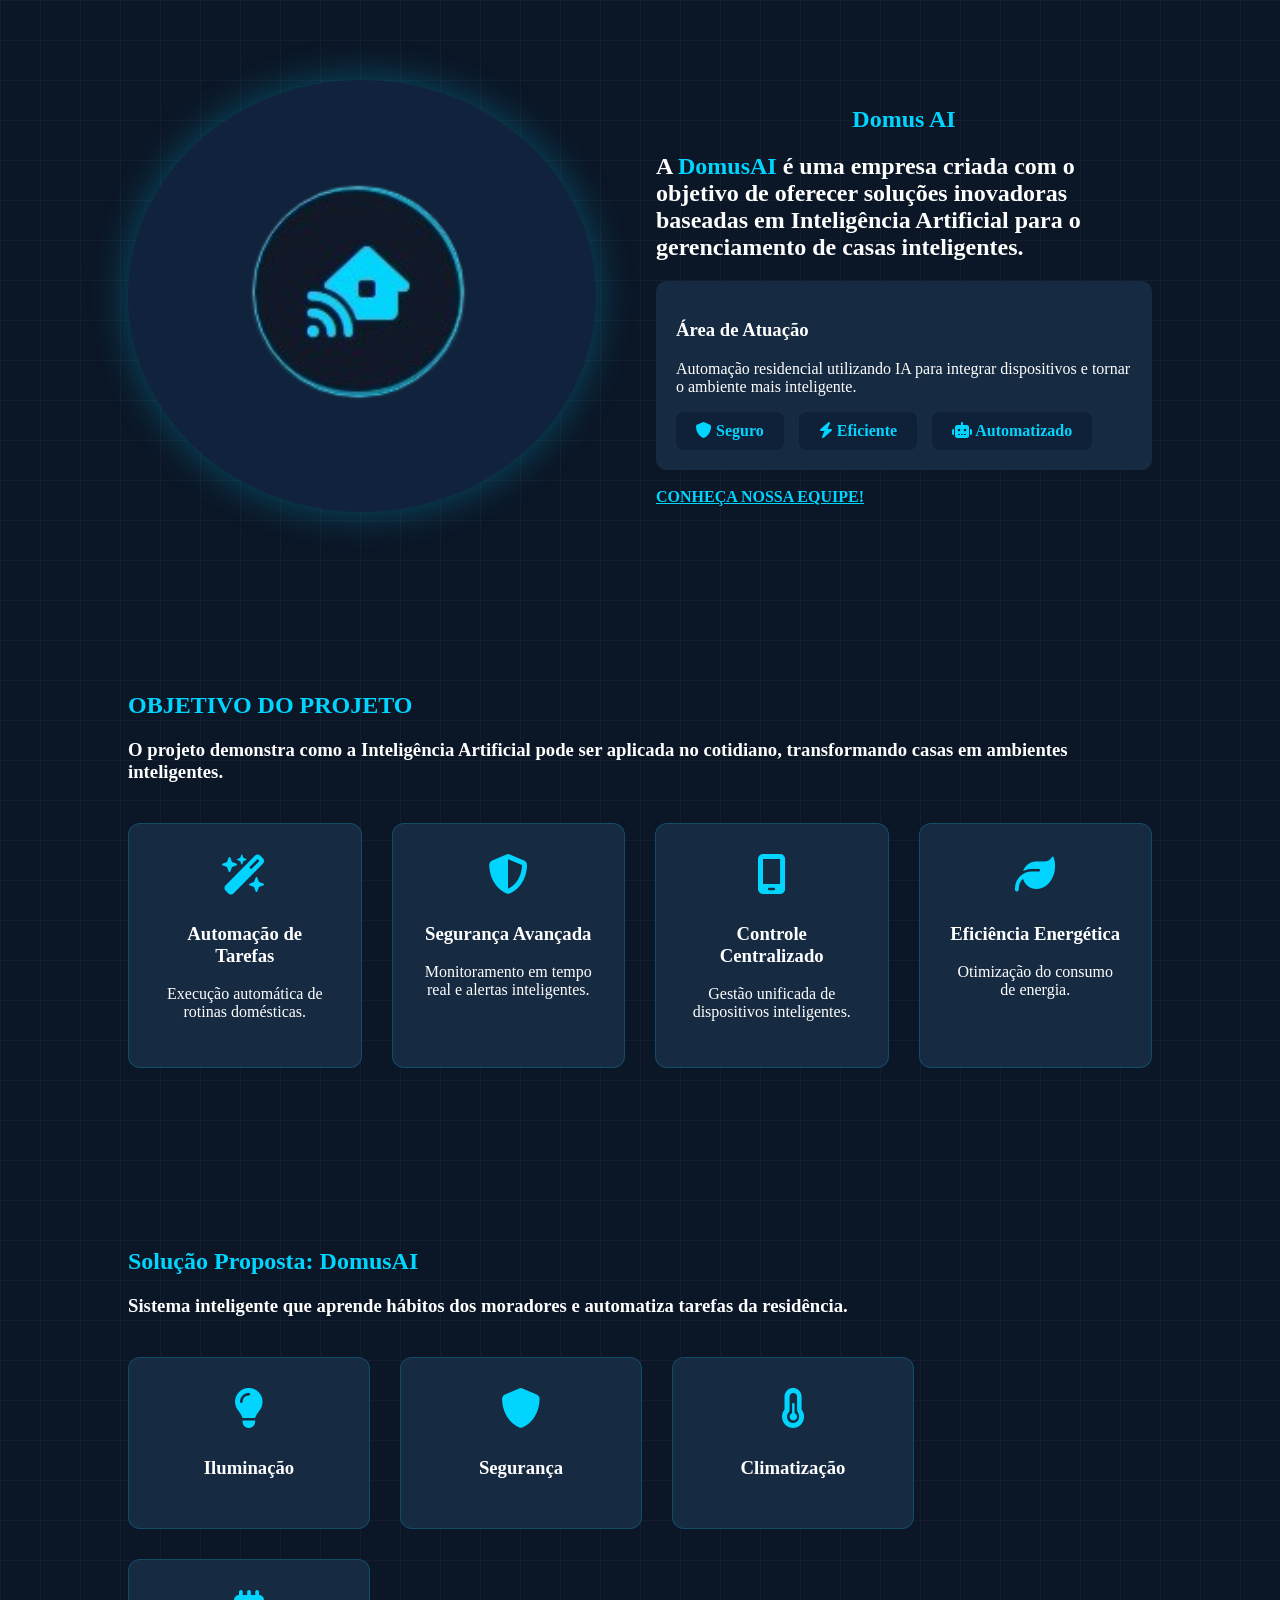
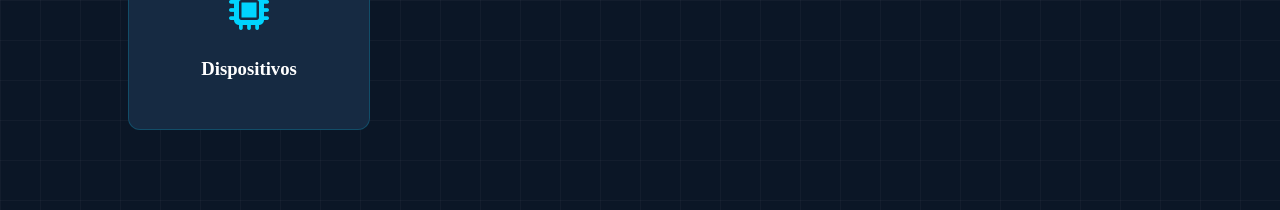
<file: DOMUS/index.html>
<!DOCTYPE html>
<html lang="pt-BR">
<head>
<meta charset="UTF-8">
<meta name="viewport" content="width=device-width, initial-scale=1.0">

<title>DomusAI</title>

<link rel="stylesheet" href="style.css">
<link rel="stylesheet"
href="https://cdnjs.cloudflare.com/ajax/libs/font-awesome/6.5.0/css/all.min.css">
</head>

<body>

<section class="hero">

<div class="hero-container">

<div class="hero-icon">
<img src="logo2.png"></img>
</div>

<div class="hero-text">

<h1 align="center">Domus AI</h1>
<h2> A <span>DomusAI</span> é uma empresa criada com o objetivo de oferecer
soluções inovadoras baseadas em Inteligência Artificial para o
gerenciamento de casas inteligentes.</h2>

<div class="area-box">
<h3>Área de Atuação</h3>
<p> Automação residencial utilizando IA para integrar dispositivos
e tornar o ambiente mais inteligente.</p>

<div class="badges">
<div class="badge"><i class="fa-solid fa-shield"></i> Seguro</div>
<div class="badge"><i class="fa-solid fa-bolt"></i> Eficiente</div>
<div class="badge"><i class="fa-solid fa-robot"></i> Automatizado</div>
</div>
</div><br>
<a href="equipe.html" target="_blank" style="color:#00d4ff"><b>CONHEÇA NOSSA EQUIPE!</b></a>
</div>
</div>
</section>

<section class="objetivo">
<h1>OBJETIVO DO PROJETO</h1>
<h3 class="sub"> O projeto demonstra como a Inteligência Artificial pode ser aplicada
no cotidiano, transformando casas em ambientes inteligentes.</h3>

<div class="cards">

<div class="card">
<i class="fa-solid fa-wand-magic-sparkles"></i>
<h3>Automação de Tarefas</h3>
<p>Execução automática de rotinas domésticas.</p>
</div>

<div class="card">
<i class="fa-solid fa-shield-halved"></i>
<h3>Segurança Avançada</h3>
<p>Monitoramento em tempo real e alertas inteligentes.</p>
</div>

<div class="card">
<i class="fa-solid fa-mobile-screen"></i>
<h3>Controle Centralizado</h3>
<p>Gestão unificada de dispositivos inteligentes.</p>
</div>

<div class="card">
<i class="fa-solid fa-leaf"></i>
<h3>Eficiência Energética</h3>
<p>Otimização do consumo de energia.</p>
</div>
</div>
</section>

<section class="solucao">
<h1>Solução Proposta: DomusAI</h1>
<h3> Sistema inteligente que aprende hábitos dos moradores e automatiza
tarefas da residência.</h3>

<div class="cards2">

<div class="card">
<i class="fa-solid fa-lightbulb"></i>
<h3>Iluminação</h3>
</div>

<div class="card">
<i class="fa-solid fa-shield"></i>
<h3>Segurança</h3>
</div>

<div class="card">
<i class="fa-solid fa-temperature-half"></i>
<h3>Climatização</h3>
</div>

<div class="card">
<i class="fa-solid fa-microchip"></i>
<h3>Dispositivos</h3>
</div>

</div>
</section>

<script src="script.js"></script>

</body>
</html>
</file>
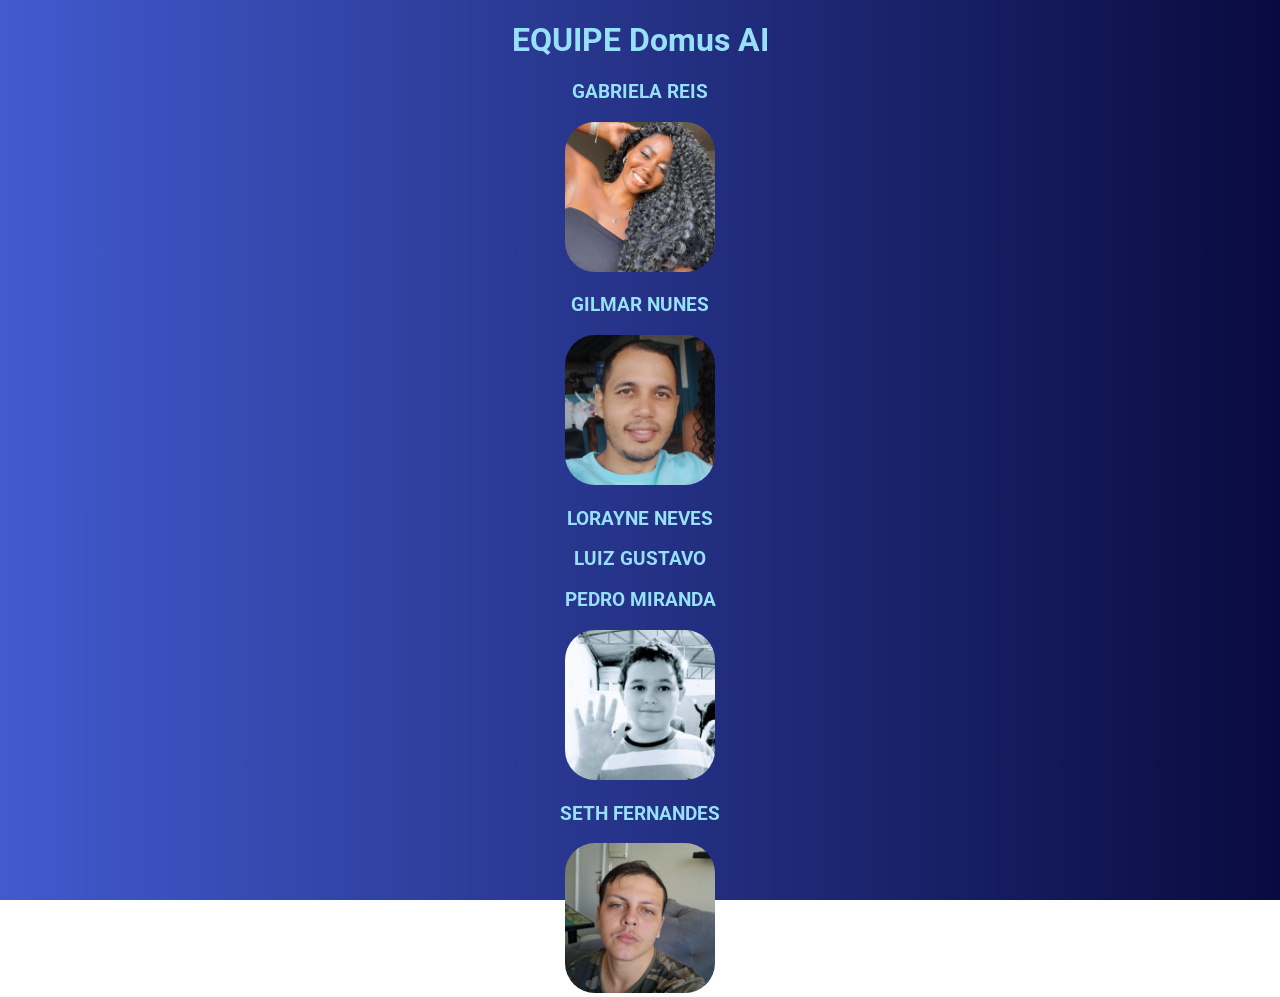
<file: DOMUS/equipe.html>
<!DOCTYPE html>
<html lang="pt-BR">
<head>
    <meta charset="UTF-8">
    <meta name="viewport" content="width=device-width, initial-scale=1.0">
    <title>Equipe DomusAI</title>
    
    <style>
        body {
        /* Remove margens padrão */
        margin: 0;
        height: 100vh; /* Ocupa toda a altura da tela */

        /* Degradê linear do azul para o roxo */
        background: linear-gradient(to right, #415ace, #090a3f);

        /* Alternativa para navegadores antigos */
        background-repeat: no-repeat;
        background-attachment: fixed;
    }
    </style>
    <link href="https://fonts.googleapis.com/css2?family=Roboto:wght@700&display=swap" rel="stylesheet">

    <style>
     h1, h2, h3 {
        font-family: 'Roboto', sans-serif; /* Fonte personalizada */
        color: #97e1f8;
        text-align: center; 
     }
    </style>
</head>
<body>
<center>
<h1>EQUIPE Domus AI</h1>
<h3>GABRIELA REIS</h3>
<img src="foto_gabriela.jpeg" alt="Gabriela Equipe" width="150" style= "border-radius: 30px;">

<h3>GILMAR NUNES</h3>
<img src="foto_gilmar.jpeg" alt="Gilmar Equipe" width="150" style= "border-radius: 30px;">
<h3>LORAYNE NEVES</h3>
<h3>LUIZ GUSTAVO</h3>
<h3>PEDRO MIRANDA</h3> 

<img src="pedro.jpeg" alt="Pedro Equipe" width="150" style= "border-radius: 30px;">

<h3>SETH FERNANDES</h3>
<img src="foto_seth.jpeg" alt="Seth Equipe" width="150" style= "border-radius: 30px;">
</center>



</body>
</html>
</file>
<file: DOMUS/style.css>
body{

margin:0;
font-family:Segoe UI;
background:#0b1626;
color:white;

background-image:
linear-gradient(rgba(255,255,255,0.03) 1px, transparent 1px),
linear-gradient(90deg, rgba(255,255,255,0.03) 1px, transparent 1px);

background-size:40px 40px;

}

section{
padding:80px 10%;
}

h1{
color:#00d4ff;
margin-bottom:20px;
}

span{
color:#00d4ff;
font-weight:bold;
}

.hero-container{
display:flex;
align-items:center;
gap:60px;
}

.hero-icon{

font-size:90px;
color:#00d4ff;

border-radius:50%;
padding:40px;

background:#11233c;

box-shadow:0 0 40px rgba(0,212,255,0.3);

}

.area-box{

margin-top:20px;

padding:20px;

background:#162a42;

border-radius:10px;

}

.badges{
display:flex;
gap:15px;
margin-top:15px;
}

.badge{

padding:10px 20px;

background:#0f2138;

border-radius:8px;

color:#00d4ff;

font-weight:600;

}

.cards{

margin-top:40px;

display:grid;

grid-template-columns:repeat(auto-fit,minmax(220px,1fr));

gap:30px;

}

.card{

background:#162a42;

padding:30px;

border-radius:12px;

text-align:center;

transition:0.3s;

border:1px solid rgba(0,212,255,0.2);

}

.card i{

font-size:40px;

color:#00d4ff;

margin-bottom:10px;

}

.card:hover{

transform:translateY(-10px);

box-shadow:0 0 20px rgba(0,212,255,0.4);

}

.cards2{

margin-top:40px;

display:flex;

gap:30px;

flex-wrap:wrap;

}

.cards2 .card{

width:180px;

}
</file>
